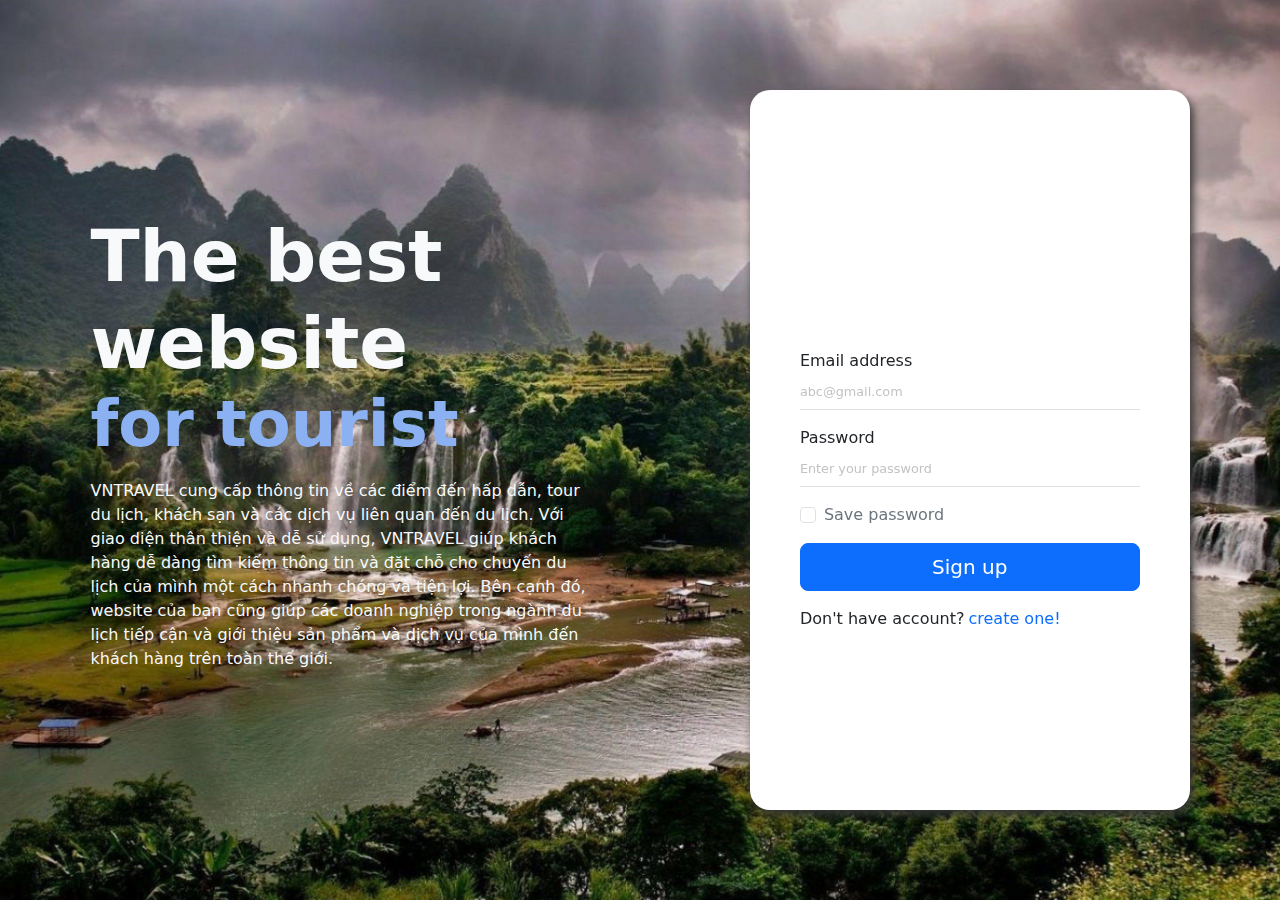
<file: screens/login/index.html>
<!DOCTYPE html>
<html lang="en">
<head>
    <meta charset="UTF-8">
    <meta name="viewport" content="width=device-width, initial-scale=1.0">
    <title>Document</title>
    <!-- Bootstrap -->
    <link href="https://cdn.jsdelivr.net/npm/bootstrap@5.3.0/dist/css/bootstrap.min.css" rel="stylesheet">
    <script src="https://cdn.jsdelivr.net/npm/bootstrap@5.3.0/dist/js/bootstrap.bundle.min.js"></script>
    <!-- local styles -->
    <link rel="stylesheet" href="../assets/general.css">
    <link rel="stylesheet" href="./styles.css">
</head>
<body>
    <div id="root" class="container-fluid h-100">
        <!-- content -->
        <div class="content text-light">
            <h1>The best website</h1>
            <h2 class="mb-3">for tourist</h2>
            <p>VNTRAVEL cung cấp thông tin về các điểm đến hấp dẫn, tour du lịch, khách sạn và các dịch vụ liên quan đến du lịch. Với giao diện thân thiện và dễ sử dụng, VNTRAVEL giúp khách hàng dễ dàng tìm kiếm thông tin và đặt chỗ cho chuyến du lịch của mình một cách nhanh chóng và tiện lợi. Bên cạnh đó, website của bạn cũng giúp các doanh nghiệp trong ngành du lịch tiếp cận và giới thiệu sản phẩm và dịch vụ của mình đến khách hàng trên toàn thế giới.</p>
        </div>
        <!-- login form -->
        <div class="login-form d-flex flex-column">
            <div class="login-form-header text-center mb-5">
                <b></b>
            </div>
            <form id="login-form">
                <!-- Email input -->
                <div class="form-outline mb-3">
                    <label class="form-label mb-0">Email address</label>
                    <input type="email" id="email" class="form-control px-0" placeholder="abc@gmail.com" required/>
                </div>

                <!-- Password input -->
                <div class="form-outline mb-3">
                    <label class="form-label mb-0">Password</label>
                    <input type="password" id="password" class="form-control px-0" placeholder="Enter your password"  required/>
                </div>

                <div class="form-check mb-3">
                    <input type="checkbox" id="save-password-btn" class="form-check-input" />
                    <label class="form-check-label text-secondary">Save password</label>
                </div>
                <!-- Submit button -->
                <button type="submit" class="btn btn-lg w-100 btn-primary mb-3">Sign up</button>
                <!-- create account -->
                <div class="d-flex w-100 gap-1">Don't have account? <a class="text-decoration-none" href="">create one!</a></div>
            </form>
        </div>
    </div>
    <script src="./index.js"></script>
</body>
</html>
</file>
<file: screens/assets/general.css>
:root {
    --lato: 'Lato', sans-serif;
}

*{
    margin: 0;
    padding: 0;
    box-sizing: border-box;
}

html {
    font-size: 16px;
}

body {
    width: 100%;
    height: 100vh;
    overflow-x: hidden;
}
</file>
<file: screens/login/styles.css>
#root {
    background-image: url(../../pic/img3.jpg);
    background-size: cover;
    background-position: center;
    display: flex;
    align-items: center;
    justify-content: space-around;
}

#root .login-form {
    width: 35%;
    height: 80%;
    background-color: #fff;
    backdrop-filter: blur(50px);
    border-radius: 20px;
    padding: 50px;
    display: flex;
    align-items: center;
    justify-content: center;
    right: -100px;
    box-shadow: 3px 5px 10px #333;
    animation: delayShow 1s ease-in-out;
}

#root .content {
    width: 40%;
}

#root .content h1{
    font-size: 4.5rem;
    font-weight: 800;
    margin-bottom: 0;
    animation: showContent 1s ease-in-out;
}

#root .content h2{
    font-size: 4rem;
    color: #8cb1f3;
    font-weight: 800;
    animation: showContent 1.5s ease-in-out;
}

#root .content p{
    animation: showContent 2s ease-in-out;
}

#root .login-form form {
    width: 100%;
}

#root .login-form form input::placeholder{
    font-size: 0.8rem;
    color: #c1c3c5;
    font-weight: 300;
}

#root .login-form form input:not([type="checkbox"]){
   border-radius: unset;
   border: unset;
   border-bottom: 1px solid #dee1e6;
}

#root .login-form form input:focus{
    box-shadow: none;
    border-color: #000;
 }

#root .login-form .login-form-header {
    font-size: 3rem;
    height: 2rem;
}

@keyframes delayShow {
    from {
        transform: scale(0.6);
    }
    to {
        transform: scale(1);
    }
}

@keyframes showContent{
    from{
        opacity: 0;
        transform: translate(0, 100px);
        filter: blur(33px);
    }to{
        opacity: 1;
        transform: translate(0, 0);
    }
}

@media screen and (max-width: 480px) {

    #root {
        padding: 0;
    }
    #root .content {
        display: none;
    }

    #root .login-form {
        width: 100%;
        height: 100%;
        border-radius: unset;
    }
    
}
</file>
